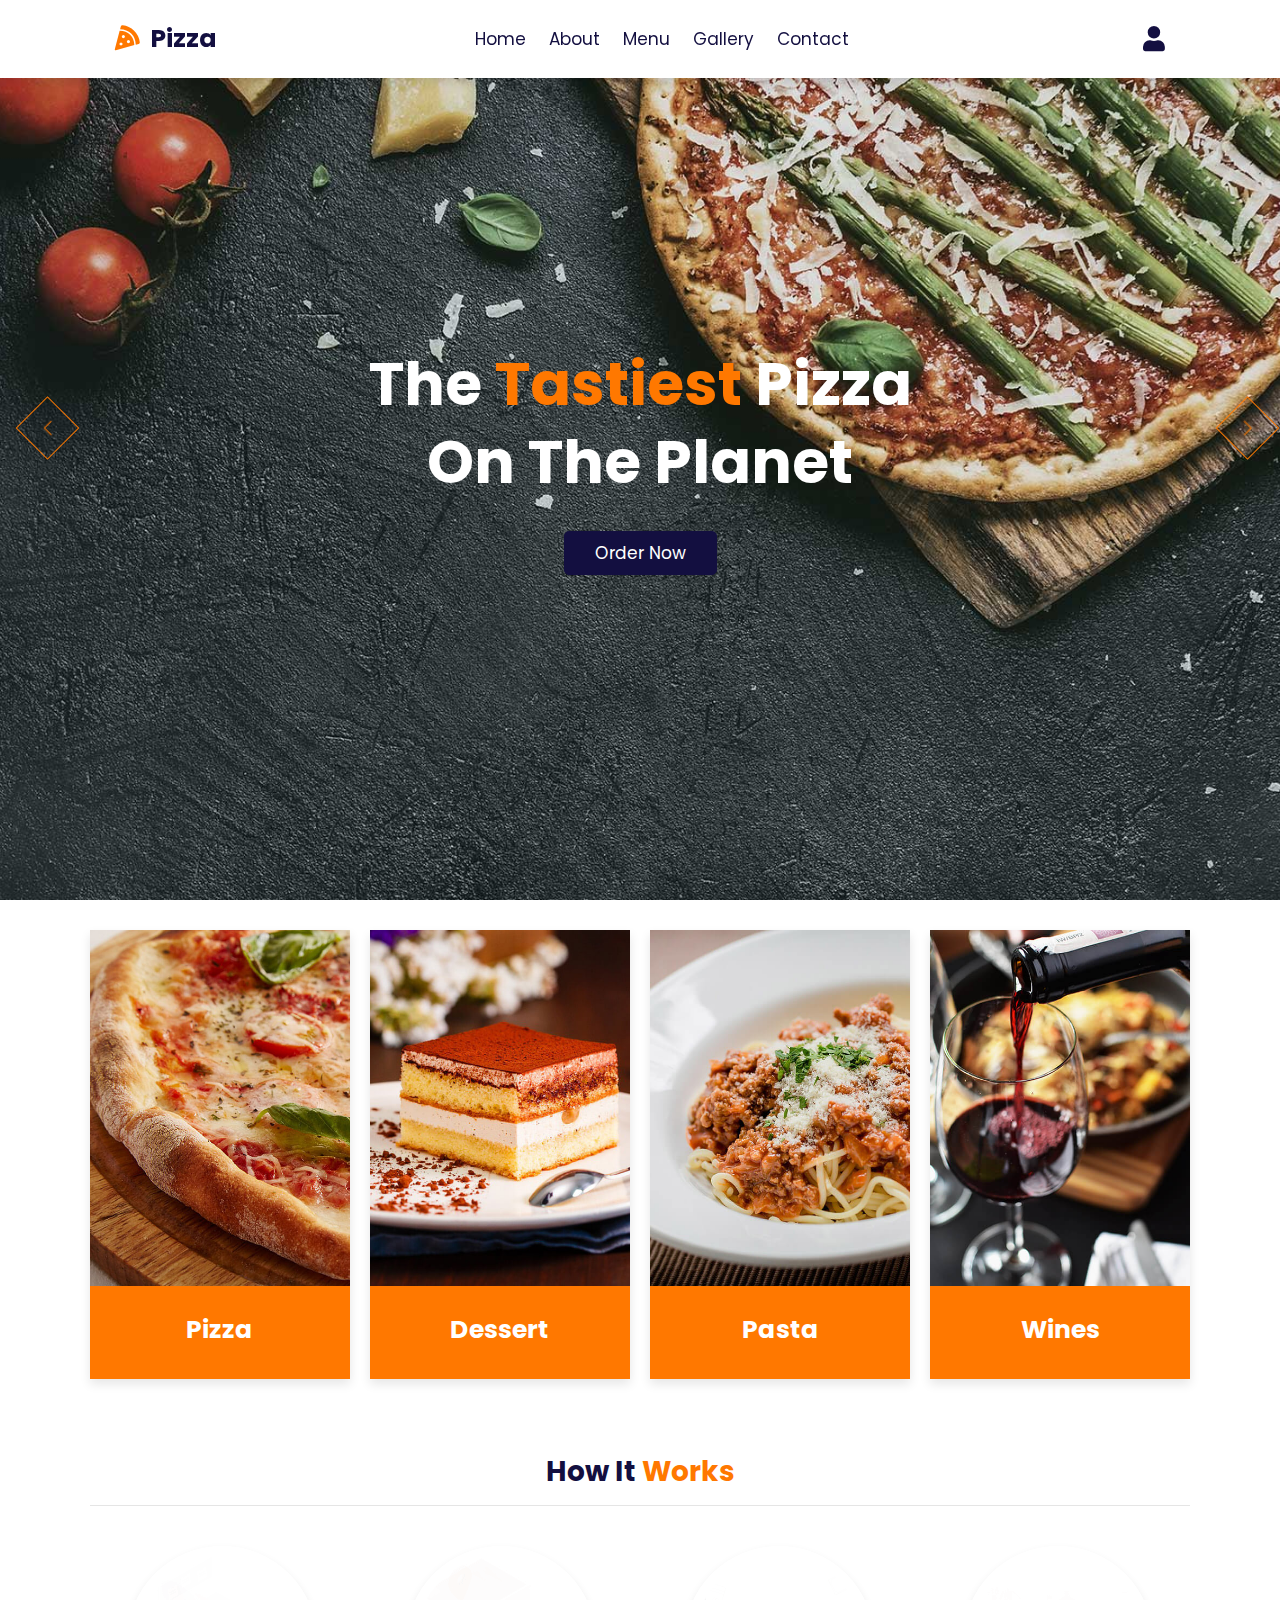
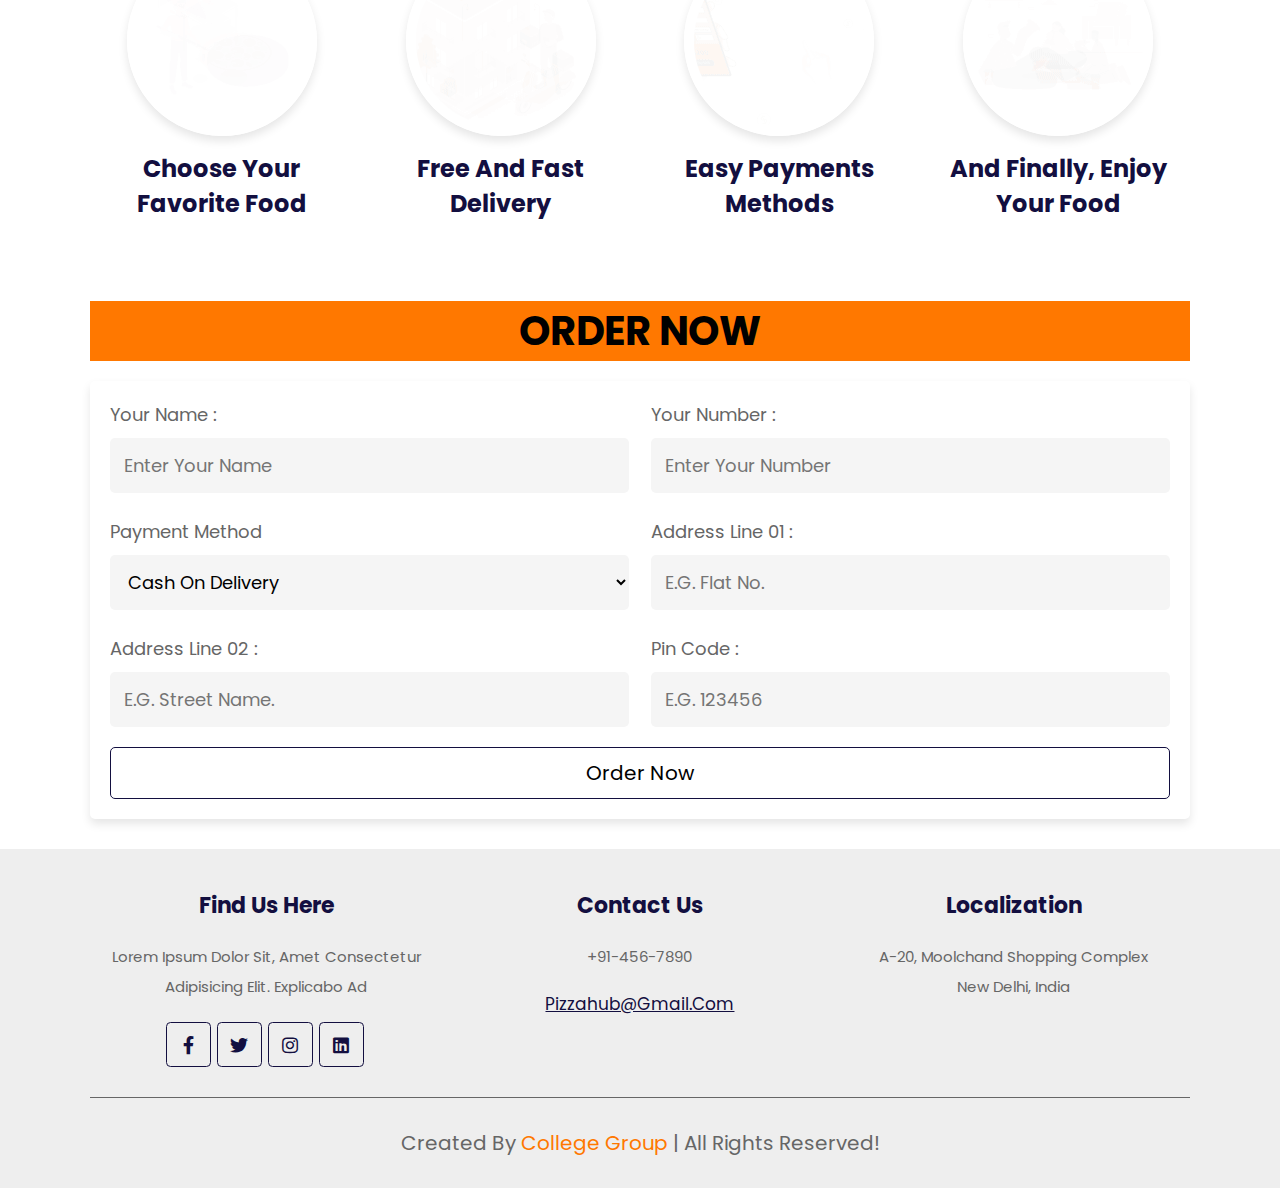
<file: Pizza Website/index.html>
<!DOCTYPE html>
<html lang="en">


<head>
   <meta charset="UTF-8">
   <meta http-equiv="X-UA-Compatible" content="IE=edge">
   <meta name="viewport" content="width=device-width, initial-scale=1.0">
   <title>Document</title>
   <!-- font awesome cdn link  -->
   <link rel="stylesheet" href="https://cdnjs.cloudflare.com/ajax/libs/font-awesome/5.15.4/css/all.min.css">
   <!-- swiper cdn link -->
   <link rel="stylesheet" href="https://cdn.jsdelivr.net/npm/swiper@9/swiper-bundle.min.css"/>
   <!-- custom css link -->
   <link rel="stylesheet" href="style.css">
</head>


<body>



   <header class="header">

      <a href="home.html" class="logo"> <i class="fas fa-pizza-slice"></i> pizza</a>

      <nav class="navbar">
         <a href="home.html">home</a>
         <a href="about.html">about</a>
         <a href="cart.html">menu</a>
         <a href="gallery.html">gallery</a>
         <a href="contact.html">contact</a>
      </nav>

      <div class="icons">
         <div id="cart" class="fas fa-sdhopping-cart"></div>
         
         <a href="registeration.html"><div id="login" class="fas fa-user"></div></a>
         
         <div id="menu" class="fas fa-bars"></div>
      </div>



   </header>

   <!-- header section ends -->

   <!-- home section starts -->

   <section class="home">

      <div class="swiper home-slider">

         <div class="swiper-wrapper">

            <div class="swiper-slide slide" style="background: url(images/slider-1.jpg) no-repeat;">
               <div class="content">
                  <h3>the <span>tastiest</span> pizza <br> on the planet</h3>
                  <a href="cart.html" class="btn">order now</a>
               </div>
            </div>

            <div class="swiper-slide slide" style="background: url(images/slider-2.jpg) no-repeat;">
               <div class="content">
                  <h3>the <span>tastiest</span> pizza <br> on the planet</h3>
                  <a href="cart.html" class="btn">order now</a>
               </div>
            </div>

            <div class="swiper-slide slide" style="background: url(images/slider-3.jpg) no-repeat;">
               <div class="content">
                  <h3>the <span>tastiest</span> pizza <br> on the planet</h3>
                  <a href="cart.html" class="btn">order now</a>
               </div>
            </div>

         </div>

         <div class="swiper-button-prev"></div>
         <div class="swiper-button-next"></div>

      </div>

   </section>

   <!-- home section ends -->

   <!-- banner section starts -->

   <section class="banner">

      <div class="box-container">

         <div class="box">
            <div class="image">
               <img src="images/banner-1.jpg" alt="">
            </div>
            <div class="content">
               <h3>pizza</h3>
            </div>
         </div>

         <div class="box">
            <div class="image">
               <img src="images/banner-2.jpg" alt="">
            </div>
            <div class="content">
               <h3>dessert</h3>
            </div>
         </div>

         <div class="box">
            <div class="image">
               <img src="images/banner-3.jpg" alt="">
            </div>
            <div class="content">
               <h3>pasta</h3>
            </div>
         </div>

         <div class="box">
            <div class="image">
               <img src="images/banner-4.jpg" alt="">
            </div>
            <div class="content">
               <h3>wines</h3>
            </div>
         </div>

      </div>

   </section>

   <!-- banner section ends -->

   <!-- steps section starts -->

   <section class="steps">

      <h1 class="title">how it <span>works</span></h1>

      <div class="box-container">

         <div class="box">
            <img src="images/work-1.gif" alt="">
            <h3>choose your favorite food</h3>
         </div>

         <div class="box">
            <img src="images/work-2.gif" alt="">
            <h3>free and fast delivery</h3>
         </div>

         <div class="box">
            <img src="images/work-3.gif" alt="">
            <h3>easy payments methods</h3>
         </div>

         <div class="box">
            <img src="images/work-4.gif" alt="">
            <h3>and finally, enjoy your food</h3>
         </div>

      </div>

   </section>

   <!-- steps section ends -->




   <!-- order section starts   -->

   <section class="order" id="order">
      <div class ='orderhead' >
         <h1 class="headings">order now</h1>
      </div>
   
      

      <form action="/" method="post">

         

         <div class="flex">
            <div class="inputBox">
               <span>your name :</span>
               <input type="text" name="name" class="box" required placeholder="enter your name" maxlength="20">
            </div>
            <div class="inputBox">
               <span>your number :</span>
               <input type="number" name="number" class="box" required placeholder="enter your number" min="0">
            </div>
            <div class="inputBox">
               <span>payment method</span>
               <select name="method" class="box">
                  <option value="cash on delivery">cash on delivery</option>
                  <option value="credit card">credit card</option>
                  <option value="paytm">paytm</option>
                  <option value="paypal">paypal</option>
               </select>
            </div>
            <div class="inputBox">
               <span>address line 01 :</span>
               <input type="text" name="flat" class="box" required placeholder="e.g. flat no." maxlength="50">
            </div>
            <div class="inputBox">
               <span>address line 02 :</span>
               <input type="text" name="street" class="box" required placeholder="e.g. street name." maxlength="50">
            </div>
            <div class="inputBox">
               <span>pin code :</span>
               <input type="number" name="pin_code" class="box" required placeholder="e.g. 123456" min="0">
            </div>
         </div>

         <input type="submit" value="order now" class="btn" name="order">

      </form>

   </section>

   <!-- order section ends  -->



   <!-- footer section starts -->

   <section class="footer">

      <div class="box-container">

          <div class="box">
              <h3>find us here</h3>
              <p>Lorem ipsum dolor sit, amet consectetur adipisicing elit. Explicabo ad</p>
              <div class="share">
                  <a href="#" class="fab fa-facebook-f"></a>
                  <a href="#" class="fab fa-twitter"></a>
                  <a href="#" class="fab fa-instagram"></a>
                  <a href="#" class="fab fa-linkedin"></a>
              </div>
          </div>

          <div class="box">
              <h3>contact us</h3>
              <p>+91-456-7890</p>
              <a href="#" class="link">pizzahub@gmail.com</a>
          </div>

          <div class="box">
              <h3>localization</h3>
              <p>A-20, Moolchand Shopping Complex <br>
                  New Delhi,
                  India</p>
          </div>

      </div>
      <div class="credit">created by  <span>College Group</span> | all rights reserved!</div>

  </section>



   <!-- footer section ends -->















   <!-- swiper cdn link -->
   <script src="https://cdn.jsdelivr.net/npm/swiper@9/swiper-bundle.min.js"></script>

   <!-- custom js link -->
   <script src="script.js"></script>


   <script src = "js/script.js"></script>

</body>

</html>
</file>
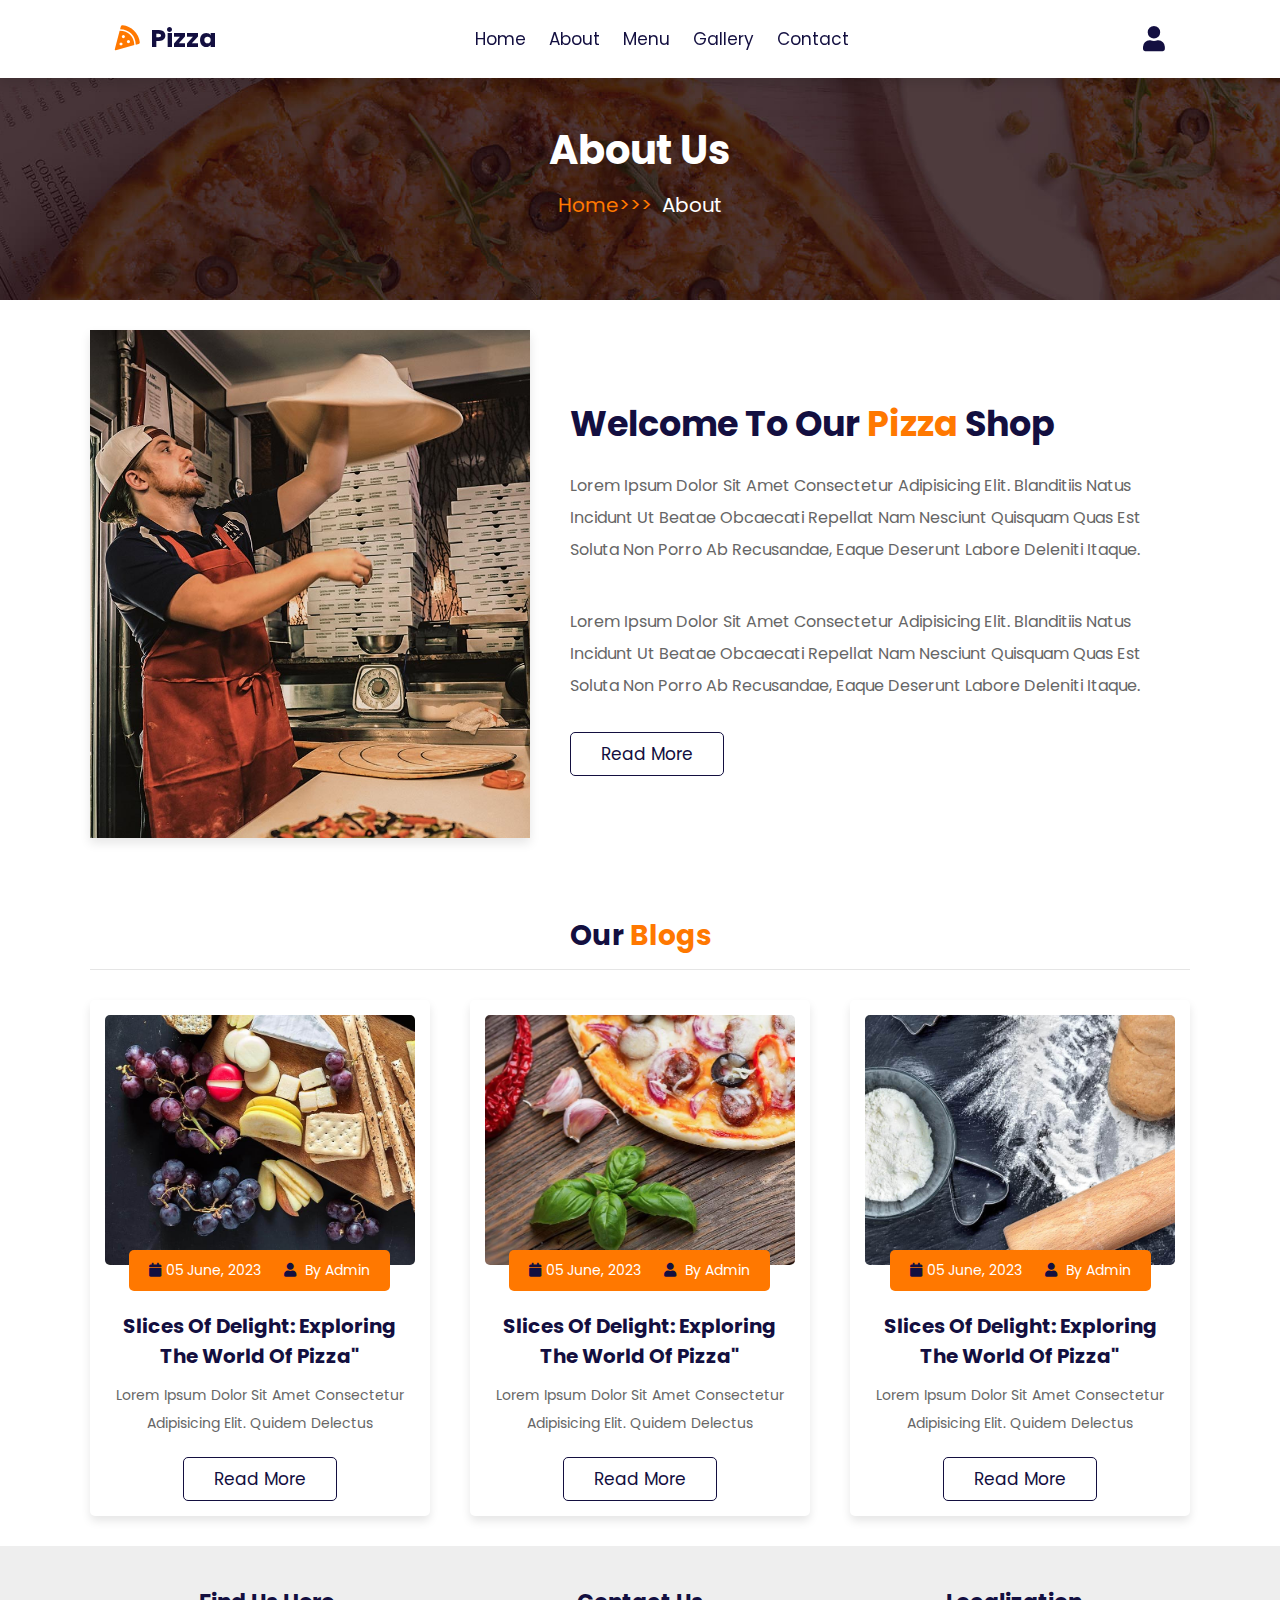
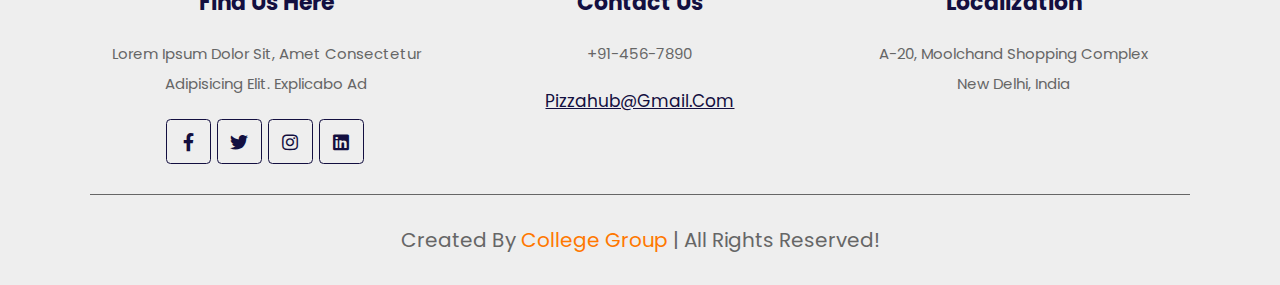
<file: Pizza Website/about.html>
<!DOCTYPE html>
<html lang="en">
<head>
    <meta charset="UTF-8">
    <meta http-equiv="X-UA-Compatible" content="IE=edge">
    <meta name="viewport" content="width=device-width, initial-scale=1.0">
    <title>Document</title>
    <!-- font awesome cdn link  -->
    <link rel="stylesheet" href="https://cdnjs.cloudflare.com/ajax/libs/font-awesome/5.15.4/css/all.min.css">
    <!-- custom css link -->
    <link rel="stylesheet" href="style.css">
</head>
<body>
    
    <!-- header section starts -->

    <header class="header">

        <a href="home.html" class="logo"> <i class="fas fa-pizza-slice"></i> pizza</a>

        <nav class="navbar">
            <a href="home.html">home</a>
            <a href="about.html">about</a>
            <a href="cart.html">menu</a>
            <a href="gallery.html">gallery</a>
            <a href="contact.html">contact</a>
        </nav>

        <div class="icons">
            <div id="cart" class="fas fa-sdhopping-cart"></div>
            <a href="registeration.html"><div id="login" class="fas fa-user"></div></a>
            
            <div id="menu" class="fas fa-bars"></div>
        </div>

        <div class="shopping-cart">

            <div class="box">
                <i class="fas fa-times"></i>
                <img src="images/cart-1.png" alt="">
                <div class="content">
                    <h3>pizza</h3>
                    <span class="quantity">1</span>
                    <span class="multiply">x</span>
                    <span class="price">$ 18.99</span>
                </div>
            </div>

            <div class="box">
                <i class="fas fa-times"></i>
                <img src="images/cart-2.png" alt="">
                <div class="content">
                    <h3>pizza</h3>
                    <span class="quantity">1</span>
                    <span class="multiply">x</span>
                    <span class="price">$ 18.99</span>
                </div>
            </div>

            <div class="box">
                <i class="fas fa-times"></i>
                <img src="images/cart-3.png" alt="">
                <div class="content">
                    <h3>pizza</h3>
                    <span class="quantity">1</span>
                    <span class="multiply">x</span>
                    <span class="price">$ 18.99</span>
                </div>
            </div>
            <h3 class="total">total: $56.97</h3>
            <a href="#" class="btn">checkout cart</a>
        </div>

        <form action="" class="login-form">
            <h3>login form</h3>
            <input type="email" placeholder="enter your email" class="box">
            <input type="password" placeholder="enter your password" class="box">
            <div class="remember">
                <input type="checkbox" name="" id="remember-me">
                <label for="remember-me">remember me</label>
            </div>
            <input type="submit" value="login" class="btn">
        </form>
       
    </header>

    <!-- header section ends -->

    <div class="heading">
        <h1>about us</h1>
        <p><a href="home.html">home>>></a> about</p>
    </div>

    <!-- about section starts -->

    <section class="about">

        <div class="row">

            <div class="image">
                <img src="images/about.jpg" alt="">
            </div>

            <div class="content">
                <h3>welcome to our <span>pizza</span> shop</h3>
                <p>Lorem ipsum dolor sit amet consectetur adipisicing elit. Blanditiis natus incidunt ut beatae obcaecati repellat nam nesciunt quisquam quas est soluta non porro ab recusandae, eaque deserunt labore deleniti itaque.</p>
                <p>Lorem ipsum dolor sit amet consectetur adipisicing elit. Blanditiis natus incidunt ut beatae obcaecati repellat nam nesciunt quisquam quas est soluta non porro ab recusandae, eaque deserunt labore deleniti itaque.</p>
                <a href="#" class="btn">read more</a>
            </div>

        </div>

    </section>

    <!-- about section ends -->

    <!-- blog section starts -->

    <section class="blogs">

        <h1 class="title">our <span>blogs</span></h1>

        <div class="box-container">

            <div class="box">
                <img src="images/blog-1.jpg" alt="">
                <div class="icons">
                    <a href="#"><i class="fas fa-calendar"></i>05 june, 2023</a>
                    <a href="#"><i class="fas fa-user"></i> by admin</a>
                </div>
                <h3>Slices Of Delight: Exploring The World Of Pizza"</h3>
                <p>Lorem ipsum dolor sit amet consectetur adipisicing elit. Quidem delectus</p>
                <a href="#" class="btn">read more</a>
            </div>

            <div class="box">
                <img src="images/blog-2.jpg" alt="">
                <div class="icons">
                    <a href="#"><i class="fas fa-calendar"></i>05 june, 2023</a>
                    <a href="#"><i class="fas fa-user"></i> by admin</a>
                </div>
                <h3>Slices Of Delight: Exploring The World Of Pizza"</h3>
                <p>Lorem ipsum dolor sit amet consectetur adipisicing elit. Quidem delectus</p>
                <a href="#" class="btn">read more</a>
            </div>

            <div class="box">
                <img src="images/blog-3.jpg" alt="">
                <div class="icons">
                    <a href="#"><i class="fas fa-calendar"></i>05 june, 2023</a>
                    <a href="#"><i class="fas fa-user"></i> by admin</a>
                </div>
                <h3>Slices Of Delight: Exploring The World Of Pizza"</h3>
                <p>Lorem ipsum dolor sit amet consectetur adipisicing elit. Quidem delectus</p>
                <a href="#" class="btn">read more</a>
            </div>

        </div>

    </section>

    <!-- about section ends -->

    <!-- footer section starts -->

    <section class="footer">

        <div class="box-container">
  
            <div class="box">
                <h3>find us here</h3>
                <p>Lorem ipsum dolor sit, amet consectetur adipisicing elit. Explicabo ad</p>
                <div class="share">
                    <a href="#" class="fab fa-facebook-f"></a>
                    <a href="#" class="fab fa-twitter"></a>
                    <a href="#" class="fab fa-instagram"></a>
                    <a href="#" class="fab fa-linkedin"></a>
                </div>
            </div>
  
            <div class="box">
                <h3>contact us</h3>
                <p>+91-456-7890</p>
                <a href="#" class="link">pizzahub@gmail.com</a>
            </div>
  
            <div class="box">
                <h3>localization</h3>
                <p>A-20, Moolchand Shopping Complex <br>
                    New Delhi,
                    India</p>
            </div>
  
        </div>
        <div class="credit">created by  <span>College Group</span> | all rights reserved!</div>
  
    </section>
  
    <!-- footer section ends -->










    <!-- custom js link -->
    <script src="script.js"></script>

</body>
</html>
</file>
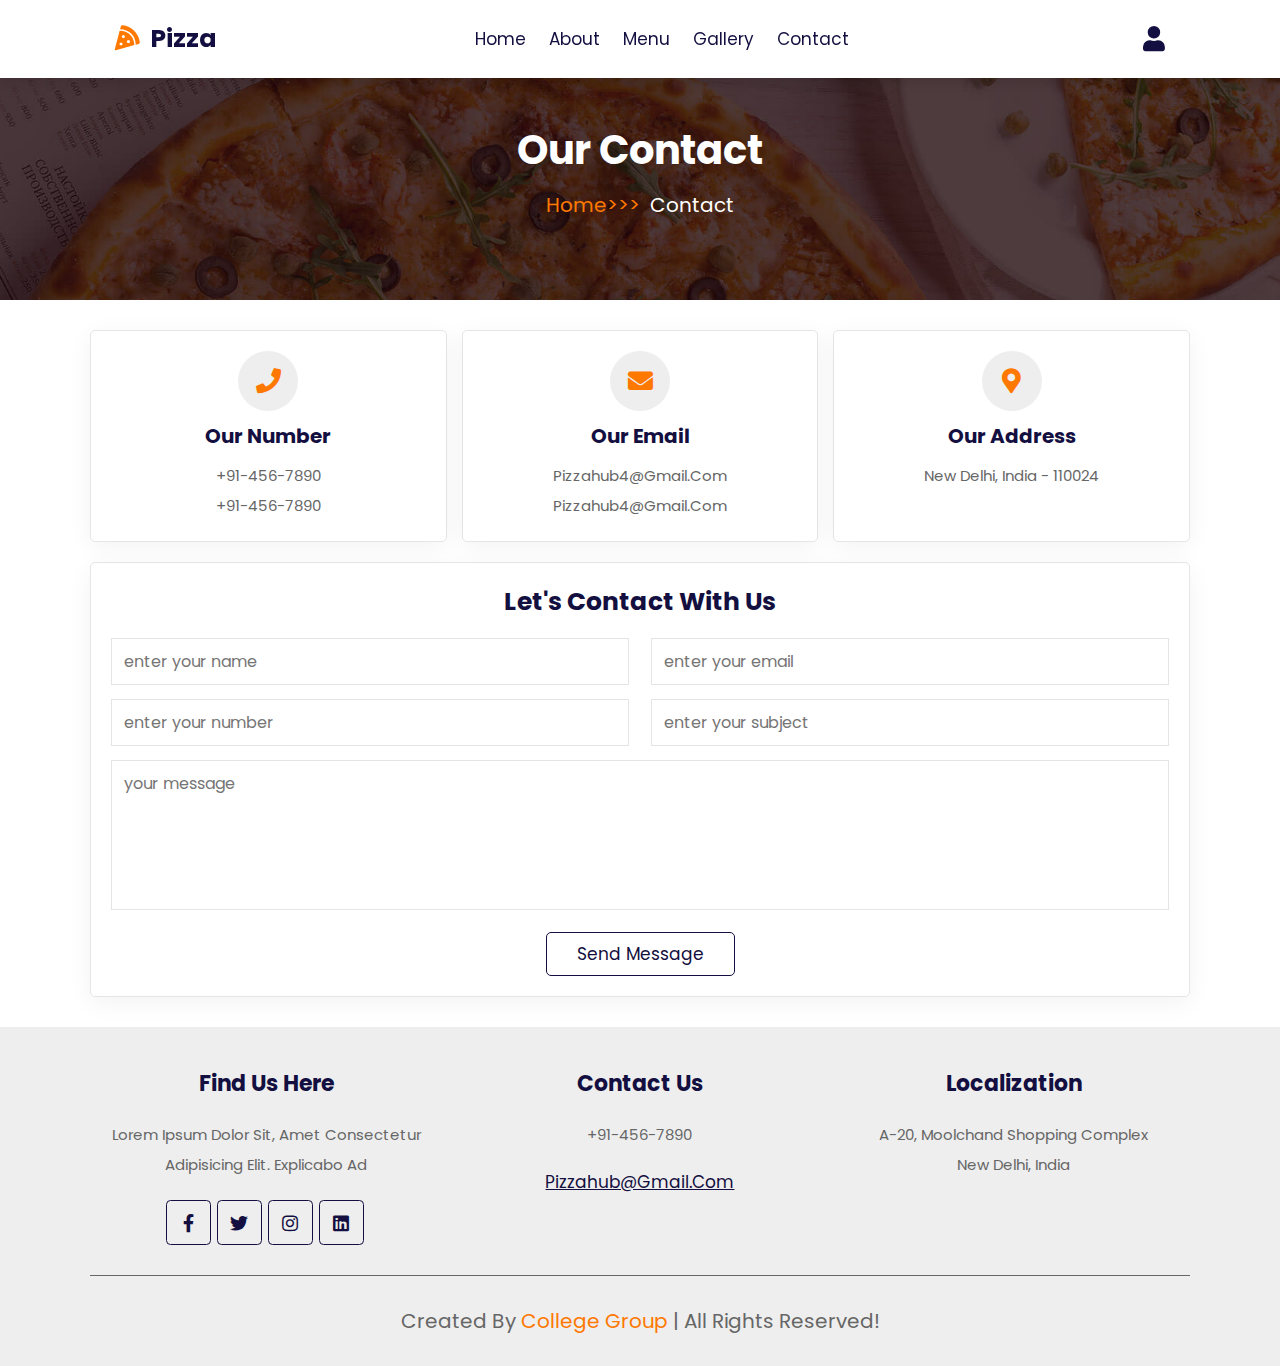
<file: Pizza Website/contact.html>
<!DOCTYPE html>
<html lang="en">
<head>
    <meta charset="UTF-8">
    <meta http-equiv="X-UA-Compatible" content="IE=edge">
    <meta name="viewport" content="width=device-width, initial-scale=1.0">
    <title>Document</title>
    <!-- font awesome cdn link  -->
    <link rel="stylesheet" href="https://cdnjs.cloudflare.com/ajax/libs/font-awesome/5.15.4/css/all.min.css">
    <!-- custom css link -->
    <link rel="stylesheet" href="style.css">
</head>
<body>
    
    <!-- header section starts -->

    <header class="header">

        <a href="home.html" class="logo"> <i class="fas fa-pizza-slice"></i> pizza</a>

        <nav class="navbar">
            <a href="home.html">home</a>
            <a href="about.html">about</a>
            <a href="cart.html">menu</a>
            <a href="gallery.html">gallery</a>
            <a href="contact.html">contact</a>
        </nav>

        <div class="icons">
            <div id="cart" class="fas fa-sdhopping-cart"></div>
            <a href="registeration.html"><div id="login" class="fas fa-user"></div></a>
            <div id="menu" class="fas fa-bars"></div>
        </div>

        <div class="shopping-cart">

            <div class="box">
                <i class="fas fa-times"></i>
                <img src="images/cart-1.png" alt="">
                <div class="content">
                    <h3>pizza</h3>
                    <span class="quantity">1</span>
                    <span class="multiply">x</span>
                    <span class="price">$ 18.99</span>
                </div>
            </div>

            <div class="box">
                <i class="fas fa-times"></i>
                <img src="images/cart-2.png" alt="">
                <div class="content">
                    <h3>pizza</h3>
                    <span class="quantity">1</span>
                    <span class="multiply">x</span>
                    <span class="price">$ 18.99</span>
                </div>
            </div>

            <div class="box">
                <i class="fas fa-times"></i>
                <img src="images/cart-3.png" alt="">
                <div class="content">
                    <h3>pizza</h3>
                    <span class="quantity">1</span>
                    <span class="multiply">x</span>
                    <span class="price">$ 18.99</span>
                </div>
            </div>
            <h3 class="total">total: $56.97</h3>
            <a href="#" class="btn">checkout cart</a>
        </div>

        <form action="" class="login-form">
            <h3>login form</h3>
            <input type="email" placeholder="enter your email" class="box">
            <input type="password" placeholder="enter your password" class="box">
            <div class="remember">
                <input type="checkbox" name="" id="remember-me">
                <label for="remember-me">remember me</label>
            </div>
            <input type="submit" value="login" class="btn">
        </form>
       
    </header>

    <!-- header section ends -->

    <div class="heading">
        <h1>our contact</h1>
        <p><a href="home.html">home>>></a> contact</p>
    </div>


    <!-- contact section starts -->

    <section class="contact">

        <div class="icon-container">

            <div class="icons">
                <i class="fas fa-phone"></i>
                <h3>our number</h3>
                <p>+91-456-7890</p>
                <p>+91-456-7890</p>
            </div>

            <div class="icons">
                <i class="fas fa-envelope"></i>
                <h3>our email</h3>
                <p>pizzahub4@gmail.com</p>
                <p>pizzahub4@gmail.com</p>
            </div>

            <div class="icons">
                <i class="fas fa-map-marker-alt"></i>
                <h3>our address</h3>
                <p>New Delhi, India - 110024</p>
            </div>

        </div>

        <div class="row">

            <form action="">
                <h3>let's contact with us</h3>
                <div class="inputBox">
                    <input type="text" placeholder="enter your name" class="box">
                    <input type="email" placeholder="enter your email" class="box">
                </div>
                <div class="inputBox">
                    <input type="number" placeholder="enter your number" class="box">
                    <input type="text" placeholder="enter your subject" class="box">
                </div>
                <textarea placeholder="your message" cols="30" rows="10"></textarea>
                <input type="submit" value="send message" class="btn">
            </form>

        </div>

    </section>

    <!-- contact section ends -->

    <!-- footer section starts -->

    <section class="footer">

        <div class="box-container">
  
            <div class="box">
                <h3>find us here</h3>
                <p>Lorem ipsum dolor sit, amet consectetur adipisicing elit. Explicabo ad</p>
                <div class="share">
                    <a href="#" class="fab fa-facebook-f"></a>
                    <a href="#" class="fab fa-twitter"></a>
                    <a href="#" class="fab fa-instagram"></a>
                    <a href="#" class="fab fa-linkedin"></a>
                </div>
            </div>
  
            <div class="box">
                <h3>contact us</h3>
                <p>+91-456-7890</p>
                <a href="#" class="link">pizzahub@gmail.com</a>
            </div>
  
            <div class="box">
                <h3>localization</h3>
                <p>A-20, Moolchand Shopping Complex <br>
                    New Delhi,
                    India</p>
            </div>
  
        </div>
        <div class="credit">created by  <span>College Group</span> | all rights reserved!</div>
  
    </section>
  
    

    <!-- footer section ends -->







    

    <!-- custom js link -->
    <script src="script.js"></script>
</body>
</html>
</file>
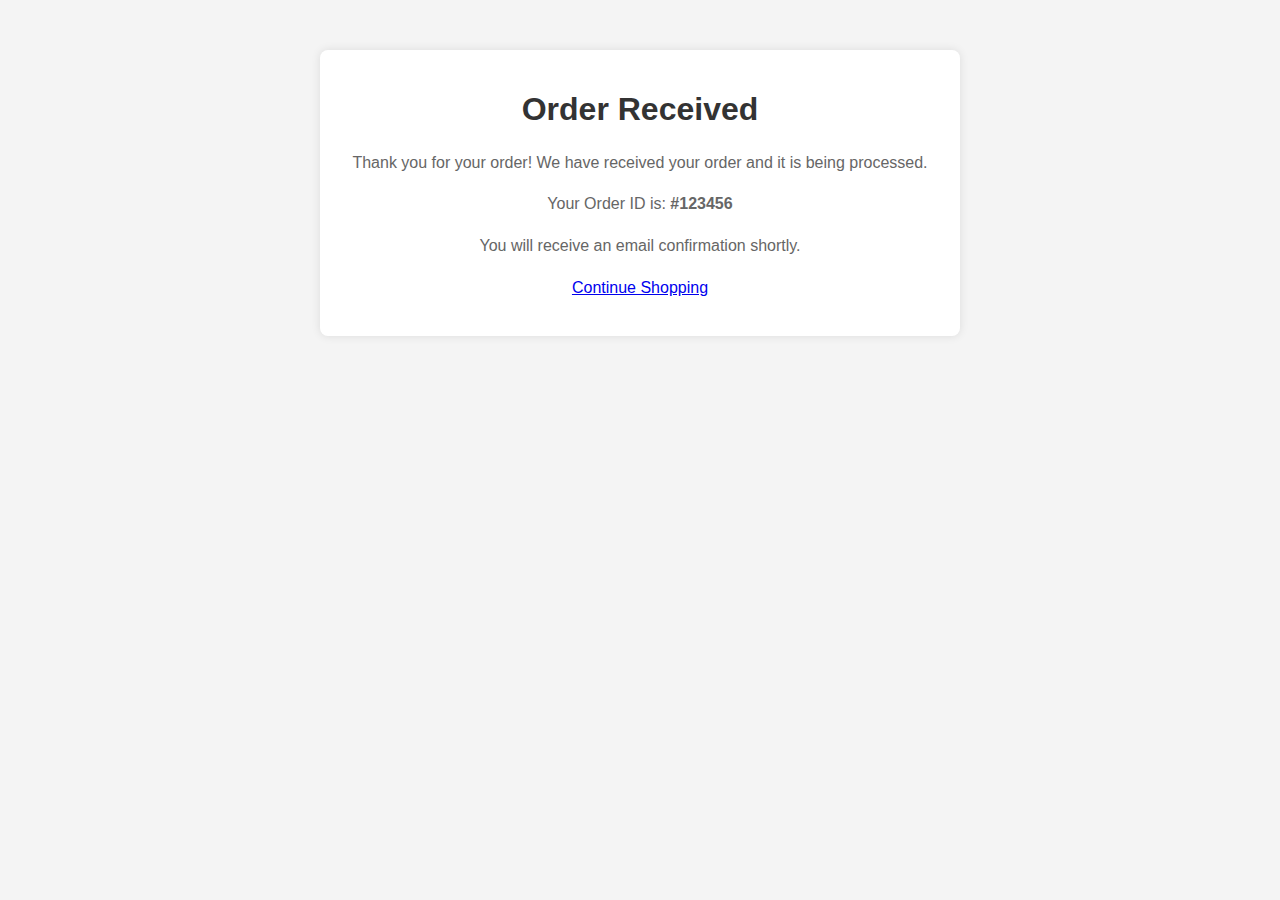
<file: Pizza Website/orderdetail.html>
<!DOCTYPE html>
<html lang="en">
<head>
    <meta charset="UTF-8">
    <meta name="viewport" content="width=device-width, initial-scale=1.0">
    <title>Order Received</title>
    <style>
        body {
            font-family: Arial, sans-serif;
            margin: 0;
            padding: 0;
            background-color: #f4f4f4;
            text-align: center;
        }
        .container {
            max-width: 600px;
            margin: 50px auto;
            background-color: #fff;
            padding: 20px;
            border-radius: 8px;
            box-shadow: 0 0 10px rgba(0, 0, 0, 0.1);
        }
        h1 {
            color: #333;
        }
        p {
            color: #666;
            line-height: 1.6;
        }
    </style>
</head>
<body>
    <div class="container">
        <h1>Order Received</h1>
        <p>Thank you for your order! We have received your order and it is being processed.</p>
        <p>Your Order ID is: <strong>#123456</strong></p>
        <p>You will receive an email confirmation shortly.</p>
        <p><a href="index.html">Continue Shopping</a></p>
    </div>
</body>
</html>
</file>
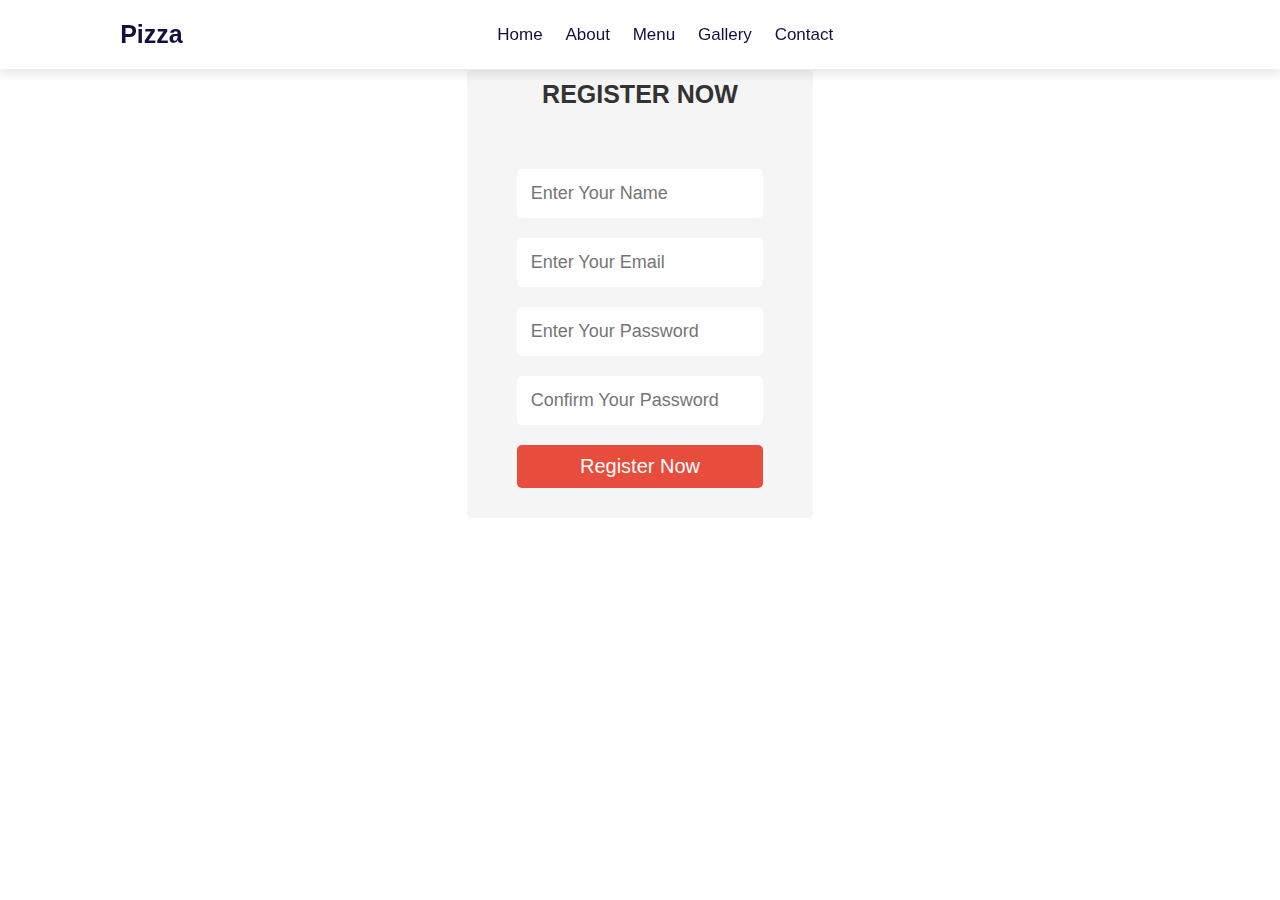
<file: Pizza Website/registeration.html>
<!DOCTYPE html>
<html lang="en">

<head>
   <meta charset="UTF-8">
   <meta name="viewport" content="width=device-width, initial-scale=1.0">
   <title>Document</title>

   <!-- <link rel="stylesheet" href="https://cdnjs.cloudflare.com/ajax/libs/font-awesome/6.1.1/css/all.min.css"> -->

   <link rel="stylesheet" href="css/registerStyle.css">

</head>

<body>
   <header class="header">

      <a href="home.html" class="logo"> <i class="fas fa-pizza-slice"></i> pizza</a>

      <nav class="navbar">
         <a href="home.html">home</a>
         <a href="about.html">about</a>
         <a href="cart.html">menu</a>
         <a href="gallery.html">gallery</a>
         <a href="contact.html">contact</a>
      </nav>

      <div class="icons">
         <div id="cart" class="fas fa-sdhopping-cart"></div>
         
         <a href="registeration.html"><div id="login" class="fas fa-user"></div></a>
         
         <div id="menu" class="fas fa-bars"></div>
      </div>
   </header>


   <section class="user-account">

      <section>

         <!-- <div id="close-account"><span>close</span></div> -->

         <!-- <div class="user">
            <p><span>you are not logged in now!</span></p>
         </div>

         <div class="display-orders">
            <p>pizza-1 <span>( $3/- x 2 )</span></p>
            <p>pizza 03 <span>( $2/- x 1 )</span></p>
            <p>pizza 06 <span>( $4/- x 4 )</span></p>
            <p>pizza 07 <span>( $2/- x 1 )</span></p>
         </div> -->

         <div class="flex">

            <!-- <form action="/registration.html" method = "post" >
                 <h3>login now</h3>
                 <input type="email" name="email" required class="box" placeholder="enter your email" maxlength="50">
                 <input type="password" name="pass" required class="box" placeholder="enter your password" maxlength="20">
                 <input type="password" name="cpass" required class="box" placeholder="confirm your password" maxlength="20">
                 <input type="submit" value="login now" name="login" class="btn">
              </form> -->

            <form action="/registeration.html" method="post">
               <h3>register now</h3>



               <input type="text" name="name" required class="box" placeholder="enter your name" maxlength="20">

               <input type="email" name="email" required class="box" placeholder="enter your email" maxlength="50">

               <input type="password" name="pass" required class="box" placeholder="enter your password" maxlength="20">

               <input type="password" name="cpass" required class="box" placeholder="confirm your password"
                  maxlength="20">

               <input type="submit" value="register now" name="register" class="btn">

            </form>

         </div>

      </section>

   </section>






</body>

</html>
</file>
<file: Pizza Website/style.css>
@import url("https://fonts.googleapis.com/css2?family=Poppins:wght@100;300;400;500;600&display=swap");

*{
  font-family: 'Poppins', sans-serif;
  margin: 0; padding: 0;
  box-sizing: border-box;
  outline: none;
  border: none;
  text-decoration: none;
  text-transform: capitalize;
  transition: .2s linear;
}

html{
  font-size: 62.5%;
  overflow-x: hidden;
  scroll-behavior: smooth;
}

section{
  padding: 3rem 7%;
}

.title{
  text-align: center;
  font-size: 2.8rem;
  margin-bottom: 3rem;
  padding: 1.2rem 0;
  border-bottom: .1rem solid rgba(0,0,0,0.1);
  color: #130f40;
}

.title span{
  color: #ff7800;
}

.heading{
  background: url(images/heading-bg.png) no-repeat;
  background-size: cover;
  background-position: center;
  text-align: center;
  padding-top: 12rem;
  padding-bottom: 8rem;
}

.heading h1{
  color: #fff;
  font-size: 4rem;
}

.heading p{
  padding-top: 1rem;
  font-size: 2rem;
  color: #fff;
}

.heading p a{
  color: #ff7800;
  padding-right: .5rem;
}



.btn{
  display: inline-block;
  margin-top: 1rem;
  padding: .8rem 3rem;
  border: .1rem solid #130f40;
  border-radius: .5rem;
  background: none;
  color: #130f40;
  font-size: 1.7rem;
  cursor: pointer;
}

.btn:hover{
  background: #130f40;
  color: #fff;
}

/* header */

.header{
  position: fixed;
  top: 0; left: 0; right: 0;
  z-index: 1000;
  background: #fff;
  box-shadow: 0 0.5rem 1rem rgba(0,0,0,0.1);
  display: flex;
  align-items: center;
  justify-content: space-between;
  padding: 2rem 9%;
}

.header .logo{
  font-size: 2.5rem;
  font-weight: bolder;
  color: #130f40;
}

.header .logo i{
  color: #ff7800;
  padding-right: .5rem;
}

.header .navbar a{
  font-size: 1.7rem;
  color: #130f40;
  margin: 0 1rem;
}

.header .navbar a:hover{
  color: #ff7800;
}

.header .icons div{
  font-size: 2.5rem;
  margin-left: 1.7rem;
  color: #130f40;
  cursor: pointer;
}

.header .icons div:hover{
  color: #ff7800;
}

.header .icons #menu{
  display: none;
}

.header .shopping-cart{
  position: absolute;
  top: 115%; right: -105%;
  background: #fff;
  border-radius: .5rem;
  box-shadow: 0 0.5rem 1rem rgba(0,0,0,0.1);
  width: 35rem;
  padding: 2rem;
}

.header .shopping-cart.active{
  right: 2rem;
  transition: .4s linear;
}

.header .shopping-cart .box{
  display: flex;
  align-items: center;
  gap: 1.5rem;
  margin-bottom: 1.5rem;
  position: relative;
}

.header .shopping-cart .box .fa-times{
  position: absolute;
  top: 50%; right: 2rem;
  transform: translateY(-50%);
  font-size: 2rem;
  color: #666;
  cursor: pointer;
}

.header .shopping-cart .box .fa-times:hover{
  color: #ff7800;
}

.header .shopping-cart .box img{
  height: 10rem;
}

.header .shopping-cart .box .content h3{
  font-size: 1.7rem;
  padding-bottom: .5rem;
  color: #130f40;
}

.header .shopping-cart .box .content span{
  font-size: 1.5rem;
  color: #666;
}

.header .shopping-cart .box .content span.multiply{
  margin: 0 .5rem;
}

.header .shopping-cart .total{
  color: #130f40;
  text-align: center;
  font-size: 2.2rem;
}

.header .shopping-cart .btn{
  text-align: center;
  width: 100%;
}

.header .login-form{
  position: absolute;
  top: 115%; right: -105%;
  background: #fff;
  border-radius: .5rem;
  box-shadow: 0 0.5rem 1rem rgba(0,0,0,0.1);
  width: 35rem;
  padding: 2rem;
}

.header .login-form.active{
  right: 2rem;
  transition: .4s linear;
}

.header .login-form h3{
  color: #130f40;
  text-transform: uppercase;
  font-size: 2.2rem;
  text-align: center;
  margin-bottom: .7rem;
}

.header .login-form .box{
  margin: .7rem 0;
  border: .1rem solid rgba(0,0,0,0.1);
  padding: 1rem 1.2rem;
  font-size: 1.5rem;
  color: #130f40;
  text-transform: none;
  width: 100%;
}

.header .login-form .remember{
  display: flex;
  align-items: center;
  gap: .5rem;
  margin: .7rem 0;
}

.header .login-form .remember label{
  font-size: 1.5rem;
  color: #666;
  cursor: pointer;
}

.header .login-form .btn{
  margin: 1rem 0;
  width: 100%;
  text-align: center;
}

/* end */

/* home */

.home{
  padding: 0;
}

.home .slide{
  min-height: 100vh;
  background-size: cover !important;
  background-position: center !important;
  display: flex;
  align-items: center;
  justify-content: center;
}

.home .slide .content{
  width: 60rem;
  text-align: center;
  display: none;
}

.home .slide .content h3{
  font-size: 6rem;
  color: #fff;
  line-height: 1.3;
  padding: 2rem 0;
  animation: sliderReveal 1s ease forwards;
}

.home .slide .content h3 span{
  color: #ff7800;
}

.home .slide .content .btn{
  background: #130f40;
  color: #fff;
  animation: sliderReveal 1s ease forwards;
}

.home .swiper-slide-active .content{
  display: inline-block;
}

.home .swiper-slide-active{
  animation: smoothScale 4s linear forwards;
}

@keyframes sliderReveal{
  0%{
    transform: translateY(30px);
    opacity: 0;
  }
  100%{
    transform: translateY(0px);
    opacity: 1;
  }
}

@keyframes smoothScale{
  0%{
    transform: scale(1);
  }
  100%{
    transform: scale(1.15);
  }
}

.swiper-button-prev,
.swiper-button-next{
  height: 4.5rem;
  width: 4.5rem;
  line-height: 4.5rem;
  margin-left: 1.5rem;
  transform: translateY(-50%) rotate(45deg);
  border: .1rem solid #ff7800;
  color: #ff7800;
}

.swiper-button-prev::after,
.swiper-button-next::after{
  font-size: 1.5rem;
  transform: rotate(-45deg);
}

.swiper-button-prev:hover,
.swiper-button-next:hover{
  background: #ff7800;
  color: #fff;
}

/* end */

/* banner */

.banner .box-container{
  display: grid;
  grid-template-columns: repeat(auto-fit, minmax(25rem, 1fr));
  gap: 2rem;
}

.banner .box-container .box{
  box-shadow: 0 .5rem 1rem rgba(0,0,0,0.1);
  position: relative;
  overflow: hidden;
  text-align: center;
  background: #ff7800;
}

.banner .box-container .box .image{
  width: 100%;
}

.banner .box-container .box .image img{
  height: 100%;
  width: 100%;
  object-fit: cover;
}

.banner .box-container .box .content{
  padding: 2rem;
}

.banner .box-container .box .content h3{
  font-size: 2.5rem;
  color: #fff;
  margin-bottom: 1rem;
}

/* end */

/* steps */

.steps .box-container{
  display: flex;
  flex-wrap: wrap;
  gap: 1.5rem;
}

.steps .box-container .box{
  flex: 1 1 25rem;
  padding: 1rem;
  text-align: center;
}

.steps .box-container .box img{
  box-shadow: 0 .5rem 1rem rgba(0,0,0,0.1);
  border: 1rem solid #fff;
  border-radius: 50%;
}

.steps .box-container .box h3{
  font-size: 2.4rem;
  color: #130f40;
  padding: 1rem;
}

/* ends */

/* pizza menu */

.pizzas .box-container{
  display: grid;
  grid-template-columns: repeat(auto-fit, minmax(30rem, 1fr));
  gap: 2.5rem;
}

.pizzas .box-container .box{
  padding:0 2.5rem;
  position: relative;
  overflow: hidden;
  text-align: center;
}

.pizzas .box-container .box img{
  height: 29rem;
}

.pizzas .box-container .box:hover img{
  transform: scale(1.1);
}

.pizzas .box-container .box h3{
  font-size: 2.5rem;
  color: #130f40;
  line-height: 1.8;
}

.pizzas .box-container .box p{
  font-size: 1.4rem;
  line-height: 1.8;
}

.pizzas .box-container .box .stars{
  padding: 1rem 0;
}

.pizzas .box-container .box .stars i{
  font-size: 1.7rem;
  color: gold;
}

.pizzas .box-container .box .price{
  color: #130f40;
  font-size: 2.5rem;
  font-weight: bolder;
  margin-right: 1rem;
}

.pizzas .box-container .box .price span{
  font-size: 1.5rem;
  font-weight: lighter;
  color: #ff7800;
  text-decoration: line-through;
}

/* end */

/* about us */

.about .row{
  display: flex;
  align-items: center;
  flex-wrap: wrap;
  gap: 4rem;
}

.about .row .image{
  flex: 1 1 32rem;
}

.about .row .image img{
  width: 100%;
  box-shadow: 0 .5rem 1rem rgba(0,0,0,0.1);
}

.about .row .content{
  flex: 1 1 50rem;
}

.about .row .content h3{
  font-size: 3.5rem;
  color: #130f40;
}

.about .row .content h3 span{
  color: #ff7800;
}

.about .row .content p{
  font-size: 1.6rem;
  color: #666;
  padding: 2rem 0;
  line-height: 2;
}

/* end */

/* blogs */

.blogs .box-container{
  display: grid;
  grid-template-columns: repeat(auto-fit, minmax(30rem, 1fr));
  gap: 4rem;
}

.blogs .box-container .box{
  text-align: center;
  box-shadow: 0 .5rem 1rem rgba(0,0,0,0.1);
  padding: 1.5rem;
  border-radius: .5rem;
}

.blogs .box-container .box img{
  height: 25rem;
  width: 100%;
  object-fit: cover;
  border-radius: .5rem;
}

.blogs .box-container .box .icons{
  background: #ff7800;
  border-radius: .5rem;
  padding: 1rem;
  position: relative;
  top: -2rem;
  display: inline-block;
}

.blogs .box-container .box .icons a{
  font-size: 1.4rem;
  color: #fff;
  margin: 0 1rem;
}

.blogs .box-container .box .icons a:hover{
  color: #130f40;
}

.blogs .box-container .box .icons a i{
  color: #130f40;
  padding-right: .5rem;
}

.blogs .box-container .box h3{
  font-size: 2rem;
  color: #130f40;
}

.blogs .box-container .box p{
  font-size: 1.4rem;
  padding: 1rem 0;
  line-height: 2;
  color: #666;
}

/* end */

/* menu */

.menu .slide .title{
  padding: 1rem;
  font-size: 3rem;
  color: #fff;
  background: #ff7800;
  margin-bottom: 3rem;
  text-align: center;
}

.menu .slide .box-container{
  display: flex;
  flex-wrap: wrap;
  gap: 1.5rem;
  padding-bottom: 4rem;
}

.menu .slide .box-container .box{
  flex: 1 1 38rem;
  background: #eee;
  padding: 2rem;
  box-shadow: 0 .5rem 1rem rgba(0,0,0,0.1);
  display: flex;
  align-items: center;
  justify-content: center;
  gap: 1rem;
}

.menu .slide .box-container .box h3{
  font-size: 2.2rem;
  color: #130f40;
  padding-bottom: .5rem;
}

.menu .slide .box-container .box p{
  font-size: 1.4rem;
  color: #666;
  line-height: 2;
}

.menu .slide .box-container .box .price{
  font-size: 2.2rem;
  color: #ff7800;
}

.menu .slide .box-container .box:hover{
  cursor: pointer;
  transform: scale(.9);
}

/* end */

/* menu-preview-container */

.menu-preview-container{
  background: rgba(0,0,0,0.7);
  position: fixed;
  top: 0; left: 0;
  height: 100%; width: 100%;
  z-index: 1100;
  display: none;
  align-items: center;
  justify-content: center;
}

.menu-preview-container .menu-preview{
  text-align: center;
  background: #fff;
  padding: 3rem 2rem;
  border-radius: .5rem;
  display: none;
  width: 35rem;
}

.menu-preview-container .menu-preview.active{
  display: inline-block;
}

.menu-preview-container .menu-preview h3{
  padding: 1rem 0;
  font-size: 2.5rem;
  color: #130f40;
}

.menu-preview-container .menu-preview .stars{
  margin-top: .5rem;
}

.menu-preview-container .menu-preview .stars i{
  font-size: 1.7rem;
  color: #ff7800;
}

.menu-preview-container .menu-preview p{
  font-size: 1.6rem;
  color: #666;
  padding: 1rem 0;
  line-height: 2;
}

.menu-preview-container .menu-preview .price{
  font-size: 2.5rem;
  color: #130f40;
  margin-bottom: .5rem;
}

#close{
  position: absolute;
  top: 1.5rem; right: 2.5rem;
  font-size: 6rem;
  cursor: pointer;
  color: #fff;
}

#close:hover{
  transform: rotate(90deg);
  color: #ff7800;
}

/* end */

/* gallery */

.gallery .gallery-container{
  display: grid;
  grid-template-columns: repeat(auto-fit, minmax(30rem, 1fr));
  gap: 2rem;
}

.gallery .gallery-container .box{
  height: 30rem;
  position: relative;
  overflow: hidden;
}

.gallery .gallery-container .box img{
  height: 100%;
  width: 100%;
  object-fit: cover;
}

.gallery .gallery-container .box .icon{
  display: none;
  align-items: center;
  justify-content: center;
  position: absolute;
  top: 0; left: 0;
  z-index: 10;
  height: 100%;
  width: 100%;
  background: rgba(0,0,0,0.7);
}

.gallery .gallery-container .box .icon i{
  font-size: 6rem;
  color: #fff;
}

.gallery .gallery-container .box:hover .icon{
  display: flex;
}

/* ends */

/* contact */

.contact .icon-container{
  display: grid;
  grid-template-columns: repeat(auto-fit, minmax(30rem, 1fr));
  gap: 1.5rem;
}

.contact .icon-container .icons{
  text-align: center;
  border: .1rem solid rgba(0,0,0,0.1);
  box-shadow: 0 .5rem 2.4rem rgba(0,0,0,0.05);
  padding: 2rem;
  border-radius: .5rem;
}

.contact .icon-container .icons i{
  height: 6rem;
  width: 6rem;
  line-height: 6rem;
  font-size: 2.5rem;
  background: #eee;
  color: #ff7800;
  border-radius: 50%;
}

.contact .icon-container .icons:hover i{
  background: #ff7800;
  color: #fff;
}

.contact .icon-container .icons h3{
  color: #130f40;
  font-size: 2rem;
  padding: 1rem 0;
}

.contact .icon-container .icons p{
  color: #666;
  font-size: 1.5rem;
  line-height: 2;
}

.contact .row{
  margin-top: 2rem;
  text-align: center;
}

.contact .row form{
  padding: 2rem;
  border: .1rem solid rgba(0,0,0,0.1);
  box-shadow: 0 .6rem 2.4rem rgba(0,0,0,0.05);
  border-radius: .5rem;
}

.contact .row form h3{
  font-size: 2.5rem;
  padding-bottom: 1rem;
  color: #130f40;
}

.contact .row form .inputBox{
  display: flex;
  flex-wrap: wrap;
  justify-content: space-between;
}

.contact .row form .inputBox input{
  width: 49%;
}

.contact .row form .inputBox .box,
.contact .row form textarea{
  padding: 1rem 1.2rem;
  font-size: 1.6rem;
  border: .1rem solid rgba(0,0,0,0.1);
  color: #130f40;
  margin: .7rem 0;
  text-transform: none;
}

.contact .row form textarea{
  width: 100%;
  height: 15rem;
  resize: none;
}


/* order now form */

.order form{
  background-color: #fff;
  box-shadow: 0 .5rem 1rem rgba(0,0,0,.1);
  padding:2rem;
  border-radius: .5rem;
 
}
.headings{
  text-align: center;
  margin-bottom: 2rem;
  font-size: 4rem;
  color:black;
  text-transform: uppercase;
}

.orderhead{
  background-color: #ff7800;

}

.order form .flex{
  display: flex;
  flex-wrap: wrap;
  gap:1.5rem;
  justify-content: space-between;
}

.order form .flex .inputBox{
  width: 49%;
}

.order form .flex .inputBox span{
  font-size: 1.8rem;
  color:#666;

}

.order form .flex .inputBox .box{
  width: 100%;
  background-color: #f5f5f5;
  padding:1.4rem;
  font-size: 1.8rem;
  color:black;
  border-radius: .5rem;
  margin:1rem 0;
}

.order .btn{
  display: block;
  width: 100%;
  margin-top: 1rem;
  border-radius: .5rem;
  padding:1rem 3rem;
  font-size: 2rem;
  color:var(--white);
  background-color: var(--red);
  cursor: pointer;
  text-transform: capitalize;
  text-align: center;
  
}

.order .btn:hover{
  background: #130f40;
  color: #fff;
}



/* end */




/* footer */

.footer{
  background: #eee;
  text-align: center;
}

.footer .box-container{
  display: grid;
  grid-template-columns: repeat(auto-fit, minmax(30rem, 1fr));
  gap: 2rem;
}

.footer .box-container .box h3{
  font-size: 2.2rem;
  text-transform: capitalize;
  color: #130f40;
  padding: 1rem 0;
}

.footer .box-container .box p{
  font-size: 1.5rem;
  line-height: 2;
  color: #666;
  padding: 1rem 0;
}

.footer .box-container .box .share{
  margin-top: 1rem;
}

.footer .box-container .box .share a{
  height: 4.5rem;
  width: 4.5rem;
  line-height: 4.5rem;
  border-radius: 10%;
  font-size: 1.8rem;
  border: .1rem solid #130f40;
  color: #130f40;
  margin-right: .3rem;
  text-align: center;
}

.footer .box-container .box .share a:hover{
  background: #130f40;
  color: #fff;
}

.footer .box-container .box .link{
  font-size: 1.7rem;
  line-height: 2;
  color: #130f40;
  padding: .5rem 0;
  display: block;
  text-decoration: underline;
}

.footer .box-container .box .link:hover{
  color: #ff7800;
}

.footer .credit{
  text-align: center;
  margin-top: 3rem;
  padding-top: 3rem;
  font-size: 2rem;
  text-transform: capitalize;
  color: #666;
  border-top: .1rem solid #666;
}

.footer .credit span{
  color: #ff7800;
}








/* media query */

@media(max-width:991px){

  html{
    font-size: 55%;
  }

  .header{
    padding: 2rem;
  }

  section{
    padding: 3rem;
  }

}

@media(max-width:768px){

  .header .icons #menu{
    display: inline-block;
  }

  .header .navbar{
    position: absolute;
    top: 110%; right: -110%;
    width: 30rem;
    box-shadow: 0 .5rem 1rem rgba(0,0,0,0.1);
    border-radius: .5rem;
    background: #fff;
  }

  .header .navbar.active{
    right: 2rem;
    transition: .4s linear;
  }

  .header .navbar a{
    font-size: 2rem;
    margin: 2rem 2.5rem;
    display: block;
  }

  .home .slide .content h3{
    font-size: 4rem;
  }

}

@media(max-width:450px){
  html{
    font-size: 50%;
  }

  .home .slide .content h3{
    font-size: 3.5rem;
  }
}
</file>
<file: Pizza Website/css/registerStyle.css>
@import url('https://fonts.googleapis.com/css2?family=Nunito:wght@200;300;400;500;600;800&display=swap');

:root{
    --red:#e74c3c;
    --black:#333;
    --white:#fff;
    --light-bg:#f5f5f5;
    --light-color:#666;
    --border:.1rem solid var(--light-color);
    --box-shadow:0 .5rem 1rem rgba(0,0,0,.1);
 }


*{
    font-family: 'Nunito', sans-serif;
    margin:0; padding:0;
    box-sizing: border-box;
    outline: none; border:none;
    text-decoration: none;
    transition: .2s linear; 

 }

 .btn{
    display: block;
    width: 100%;
    margin-top: 1rem;
    border-radius: .5rem;
    padding:1rem 3rem;
    font-size: 2rem;
    color:var(--white);
    background-color: var(--red);
    cursor: pointer;
    text-transform: capitalize;
    text-align: center;
 }

 .btn:hover{
    background-color:var(--black);
 }

















 *{
   font-family: 'Poppins', sans-serif;
   margin: 0; padding: 0;
   box-sizing: border-box;
   outline: none;
   border: none;
   text-decoration: none;
   text-transform: capitalize;
   transition: .2s linear;
 }



 html{
   font-size: 62.5%;
   overflow-x: hidden;
   scroll-behavior: smooth;
 }
 
 section{
   padding: 3rem 7%;
 }
 
 .title{
   text-align: center;
   font-size: 2.8rem;
   margin-bottom: 3rem;
   padding: 1.2rem 0;
   border-bottom: .1rem solid rgba(0,0,0,0.1);
   color: #130f40;
 }
 
 .title span{
   color: #ff7800;
 }
 
 .heading{
   background: url(images/heading-bg.png) no-repeat;
   background-size: cover;
   background-position: center;
   text-align: center;
   padding-top: 12rem;
   padding-bottom: 8rem;
 }
 
 .heading h1{
   color: #fff;
   font-size: 4rem;
 }
 
 .heading p{
   padding-top: 1rem;
   font-size: 2rem;
   color: #fff;
 }
 
 .heading p a{
   color: #ff7800;
   padding-right: .5rem;
 }
 
 
 

 
 
 /* header */
 
 .header{
   position: fixed;
   top: 0; left: 0; right: 0;
   z-index: 1000;
   background: #fff;
   box-shadow: 0 0.5rem 1rem rgba(0,0,0,0.1);
   display: flex;
   align-items: center;
   justify-content: space-between;
   padding: 2rem 9%;
 }
 
 .header .logo{
   font-size: 2.5rem;
   font-weight: bolder;
   color: #130f40;
 }
 
 .header .logo i{
   color: #ff7800;
   padding-right: .5rem;
 }
 
 .header .navbar a{
   font-size: 1.7rem;
   color: #130f40;
   margin: 0 1rem;
 }
 
 .header .navbar a:hover{
   color: #ff7800;
 }
 
 .header .icons div{
   font-size: 2.5rem;
   margin-left: 1.7rem;
   color: #130f40;
   cursor: pointer;
 }
 
 .header .icons div:hover{
   color: #ff7800;
 }
 
 .header .icons #menu{
   display: none;
 }
 
 

 .user-account{
    /* position: fixed; */
    top: 0;; right:-110%;
    
    width: 100%;
    /* z-index: 1100; */
    background-color: var(--white);
    height: 100vh;
    /* overflow-y: scroll; */
 }

 .user-account .user{
    padding:1.5rem;
    /* padding-left: 3em;
    padding-right: 3em; */
    justify-content: center;

    margin :auto;

    text-align: center;
    background-color: var(--light-bg);
    border-radius: .5rem;
 }
 
 .user-account .user p{
    font-size: 2rem;
    color:var(--black);
 }
 
 .user-account .user p span{
    color:var(--red);
 }

 
 .user-account .display-orders{
    padding:3rem 2rem;
    text-align: center;
    background-color: var(--light-bg);
    border-radius: .5rem;
    margin:2rem 0;
    display: flex;
    align-items: flex-start;
    justify-content: center;
    gap:1.5rem;
    /* flex-wrap: wrap; */
 }
 
 .user-account .display-orders p{
    padding:1rem 2.5rem;
    font-size: 2rem;
    color:var(--light-color);
    background-color: var(--white);
    border-radius: .5rem;
    box-shadow: var(--box-shadow);
 }
 
 .user-account .display-orders p span{
    color: var(--red);
 }

 .user-account .flex{
    display: flex;
    /* flex-wrap: wrap; */
    gap:2rem;
    align-items: flex-start;
    /* margin :10rem; */
 }
 
 .user-account .flex form{
    flex:1 1 40rem;
    border-radius: .5rem;
    /* padding:2rem; */
    background-color: var(--light-bg);
    /* justify-content: center;
    align-items: center; */
    margin-top:10px;
    margin-left: 300px;
    margin-right: 300px;   
    margin-bottom: 200px;
    
    

    padding-top: 1rem;
    padding-left: 5rem;
    padding-right: 5rem;
    padding-bottom: 3rem;
 }
 
 .user-account .flex form h3{
    font-size: 2.5rem;
    margin-bottom: 1rem;
    text-transform: uppercase;
    text-align: center;
    color:var(--black);
    margin-bottom:5rem;
 }
 


 .user-account .flex form .box{
    width: 100%;
    margin:1rem 0;
    
    border-radius: .5rem;
    background-color: var(--white);
    padding:1.4rem;
    
    font-size: 1.8rem;
    color:var(--black);
    /* margin: 10rem; */
    
    
 }
</file>
